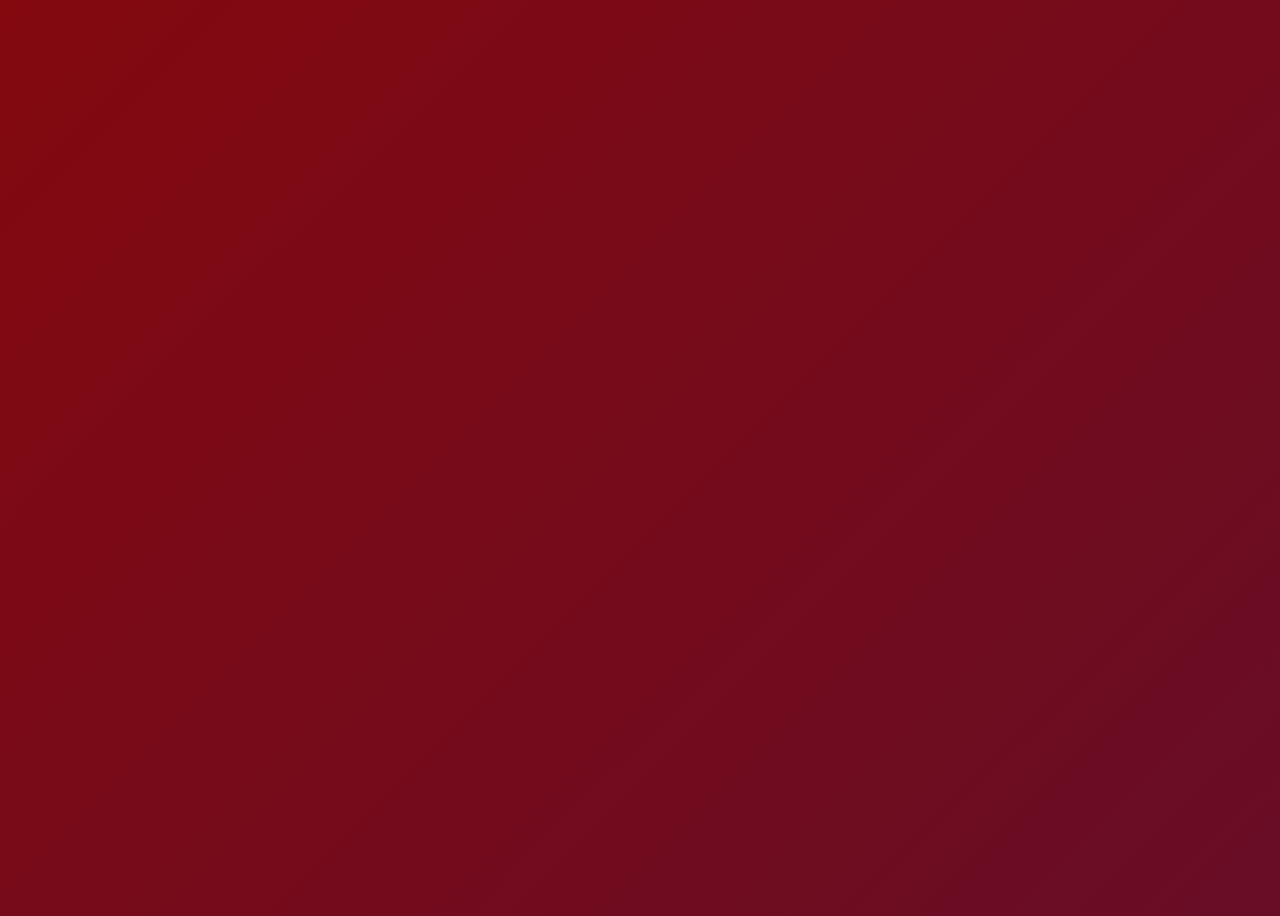
<file: pedro18/index.html>
<!DOCTYPE html>
<html lang="pt-br">
<head>
    <meta charset="UTF-8">
    <meta name="viewport" content="width=device-width, initial-scale=1.0">
    <title>Nós</title>
    <link rel="stylesheet" href="style.css">
</head>
<body>
    <div class="heart-animation">
        <svg class="heart-svg" viewBox="0 0 512 512">
            <path d="M471.7 73.7c-54.5-46.4-136-38.3-186.4 13.7L256 116.3l-29.3-28.9C176.3 35.4 94.8 27.3 40.3 73.7c-62.2 53-66.1 149.8-8.8 207.5l192.2 193.3c10.5 10.5 24.3 15.8 38.1 15.8s27.6-5.3 38.1-15.8L480.5 281.2c57.3-57.7 53.4-154.5-8.8-207.5z"
            fill="none" stroke="rgb(196,31,31)" stroke-width="8"/>
        </svg>
    </div>

    <div class="container hidden">
        <h1>Seja bem vindo, meu amor</h1>
        <p>Este espaço foi feito com todo meu carinho para ti, espero que goste e aproveite - e que também ignore algum erro, você sabe que não sou a melhor nisso, mas por ti vale a pena arriscar 💖</p>
        <a href="pergunta.html"><button class="enter-btn">Entrar</button></a>
    </div>

    <script>
        // Mostra o conteúdo após a animação
        window.addEventListener('load', () => {
            setTimeout(() => {
                document.querySelector('.heart-animation').style.opacity = '0';
                document.querySelector('.container').classList.remove('hidden');
            }, 3500);
        });
    </script>
</body>
</html>
</file>
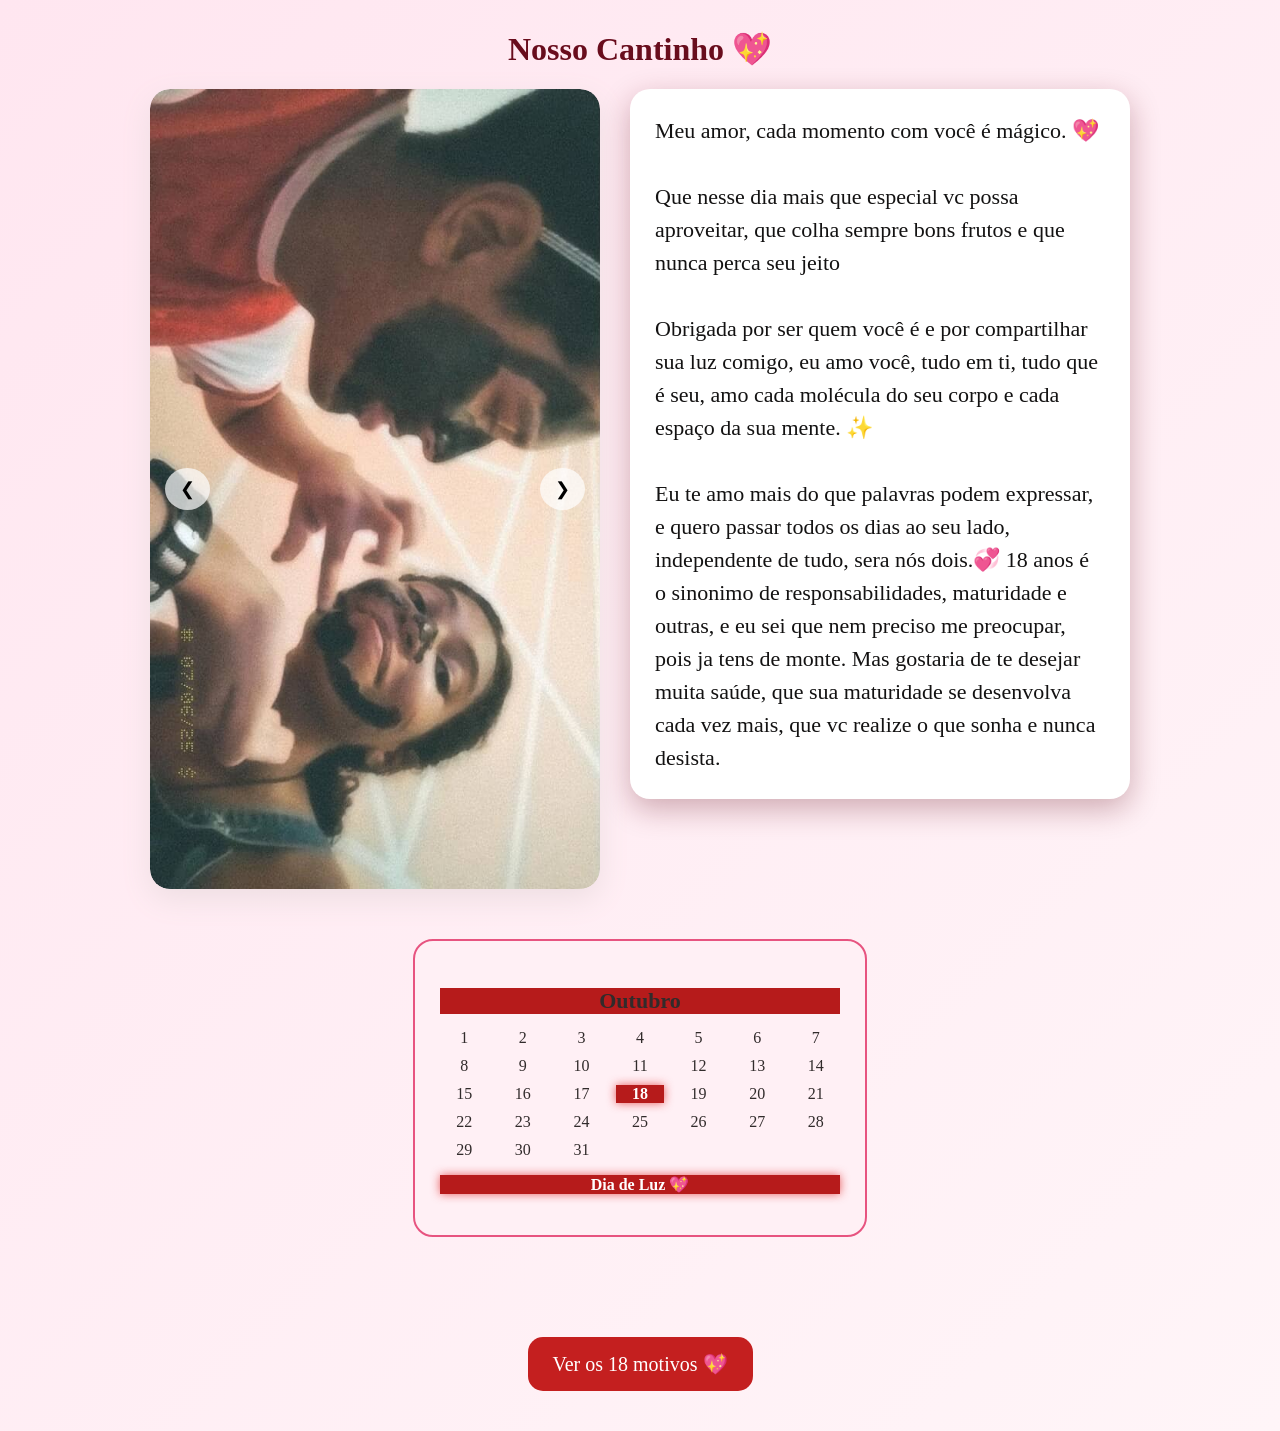
<file: pedro18/declaracao.html>
<!DOCTYPE html>
<html lang="pt-br">
<head>
  <meta charset="UTF-8">
  <meta name="viewport" content="width=device-width, initial-scale=1.0">
  <title>Simplesmente lar 🏡</title>
  <link href="https://fonts.googleapis.com/css2?family=Dancing+Script&display=swap" rel="stylesheet">
  <style>
    
    body {
      font-family: 'Comic Sans MS', cursive;
      background: linear-gradient(135deg, #ffe6f0, #fff5f8);
      margin: 0;
      padding: 0;
      color: #312b2b;
    }

    h1 {
      text-align: center;
      margin-top: 30px;
      color: rgb(105, 13, 29)
    }

  
    .main-container {
      max-width: 1000px;
      margin: 20px auto;
      display: flex;
      justify-content: center;
      align-items: flex-start;
      flex-wrap: wrap;
      gap: 30px;
    }

    /* ===== Carrossel ===== */
    .carousel {
      flex: 1 1 400px;
      position: relative;
      overflow: hidden;
      border-radius: 20px;
      box-shadow: 0 10px 30px rgb(238, 222, 226);
      max-width: 450px;
    }

    .carousel img {
      width: 100%;
      display: none;
      border-radius: 20px;
    }

    .carousel img.active {
      display: block;
    }

    .carousel button {
      position: absolute;
      top: 50%;
      transform: translateY(-50%);
      background-color: rgba(255,255,255,0.7);
      border: none;
      padding: 10px 15px;
      cursor: pointer;
      border-radius: 50%;
      font-size: 18px;
      transition: 0.3s;
    }

    .carousel button:hover {
      background-color: rgb(104, 13, 38);
      color: white;
    }

    .prev { left: 15px; }
    .next { right: 15px; }

    /* ===== Declaração ===== */
    .declaracao-container {
      flex: 1 1 400px;
      max-width: 450px;
      background: white;
      padding: 25px;
      border-radius: 20px;
      box-shadow: 0 10px 30px rgba(97, 9, 22, 0.3);
      overflow: visible; /* permite que o texto se ajuste sem rolagem */
      max-height: none;
    }

    .declaracao {
      font-size: 22px;
      color: rgb(19, 18, 18);
      line-height: 1.5;
    }

    /* ===== Calendário ===== */
    .calendar-wrapper {
      display: flex;
      justify-content: center;
      margin-top: 50px;
      margin-bottom: 60px;
    }

    .calendar {
      width: 95%;
      max-width: 400px;
      border: 2px solid #e75480;
      border-radius: 20px;
      padding: 25px;
      background: #fff0f5;
      text-align: center;
    }

    .calendar h3 {
      margin-bottom: 15px;
       background-color:   #b61b1b;
      font-size: 22px;
    }

    .calendar-days {
      display: grid;
      grid-template-columns: repeat(7, 1fr);
      gap: 10px;
    }

    .day {
      padding: 15px 0;
      border-radius: 50%;
      font-size: 18px;
    }

    .highlight {
      background-color: #b61b1b;
      color: white;
      font-weight: bold;
      box-shadow: 0 0 10px rgba(221, 27, 27, 0.7);
    }

    /* ===== Botão para 18 motivos ===== */
    .btn {
      display: inline-block;
      padding: 15px 25px;
      background-color: rgb(196,31,31);
      color: white;
      font-family: "Comic Sans MS", cursive;
      font-size: 20px;
      border-radius: 15px;
      text-decoration: none;
      transition: 0.3s;
      margin: 40px auto;
    }

    .btn:hover {
      background-color: #e75480;
    }

    /* ===== Mensagem final ===== */
    .final-message {
      margin: 40px auto;
      text-align: center;
      font-size: 24px;
      color: #e75480;
      line-height: 1.4;
    }

    /* ===== Responsivo ===== */
    @media (max-width: 900px) {
      .main-container {
        flex-direction: column;
        align-items: center;
      }

      .declaracao-container {
        max-height: none;
      }
    }
  </style>
</head>
<body>
  <h1>Nosso Cantinho 💖</h1>

  <!-- Container principal -->
  <div class="main-container">
    <!-- Carrossel -->
    <div class="carousel">
      <img src="foto1.jpg" class="active" alt="Foto 1">
      <img src="foto2.jpg" alt="Foto 2">
      <img src="foto3.jpg" alt="Foto 3">
      <button class="prev">&#10094;</button>
      <button class="next">&#10095;</button>
    </div>

    <!-- Declaração -->
    <div class="declaracao-container">
      <div class="declaracao">
        Meu amor, cada momento com você é mágico. 💖<br><br>
        Que nesse dia mais que especial vc possa aproveitar, que colha sempre bons frutos e que nunca perca seu jeito<br><br>
        Obrigada por ser quem você é e por compartilhar sua luz comigo, eu amo você, tudo em ti, tudo que é seu, amo cada molécula do seu corpo e cada espaço da sua mente. ✨<br><br>
        Eu te amo mais do que palavras podem expressar, e quero passar todos os dias ao seu lado, independente de tudo, sera nós dois.💞
        18 anos é o sinonimo de responsabilidades, maturidade e outras, e eu sei que nem preciso me preocupar, pois ja tens de monte. Mas gostaria de te desejar muita saúde, que sua maturidade se desenvolva cada vez mais, que vc realize o que sonha e nunca desista.
      </div>
    </div>
  </div>

  <!-- Calendário -->
  <div class="calendar-wrapper">
    <div class="calendar">
      <h3>Outubro </h3>
      <div class="calendar-days">
        <div>1</div><div>2</div><div>3</div><div>4</div><div>5</div><div>6</div><div>7</div>
        <div>8</div><div>9</div><div>10</div><div>11</div><div>12</div><div>13</div><div>14</div>
        <div>15</div><div>16</div><div>17</div><div class="highlight">18</div><div>19</div><div>20</div><div>21</div>
        <div>22</div><div>23</div><div>24</div><div>25</div><div>26</div><div>27</div><div>28</div>
        <div>29</div><div>30</div><div>31</div>
      </div>
      <p class="highlight">Dia de Luz 💖</p>
    </div>
  </div>

  <!-- Botão para página 18 motivos -->
  <div style="text-align: center;">
    <a href="18anos.html" class="btn">Ver os 18 motivos 💖</a>
  </div>

  <audio id="musicaFinal" loop>
    <source src="musica-final.mp3" type="audio/mpeg">
    Seu navegador não suporta áudio.
  </audio>

  <!-- Scripts -->
  <script>
    // Carrossel
    const images = document.querySelectorAll('.carousel img');
    const prev = document.querySelector('.prev');
    const next = document.querySelector('.next');
    let current = 0;

    function showImage(index) {
      images.forEach((img, i) => img.classList.remove('active'));
      images[index].classList.add('active');
    }

    prev.addEventListener('click', () => {
      current = (current - 1 + images.length) % images.length;
      showImage(current);
    });

    next.addEventListener('click', () => {
      current = (current + 1) % images.length;
      showImage(current);
    });

    // Música inicia no primeiro clique
    window.addEventListener('click', () => {
      const musica = document.getElementById('musicaFinal');
      musica.volume = 0.5;
      musica.play();
    });
  </script>
</body>
</html>
</file>
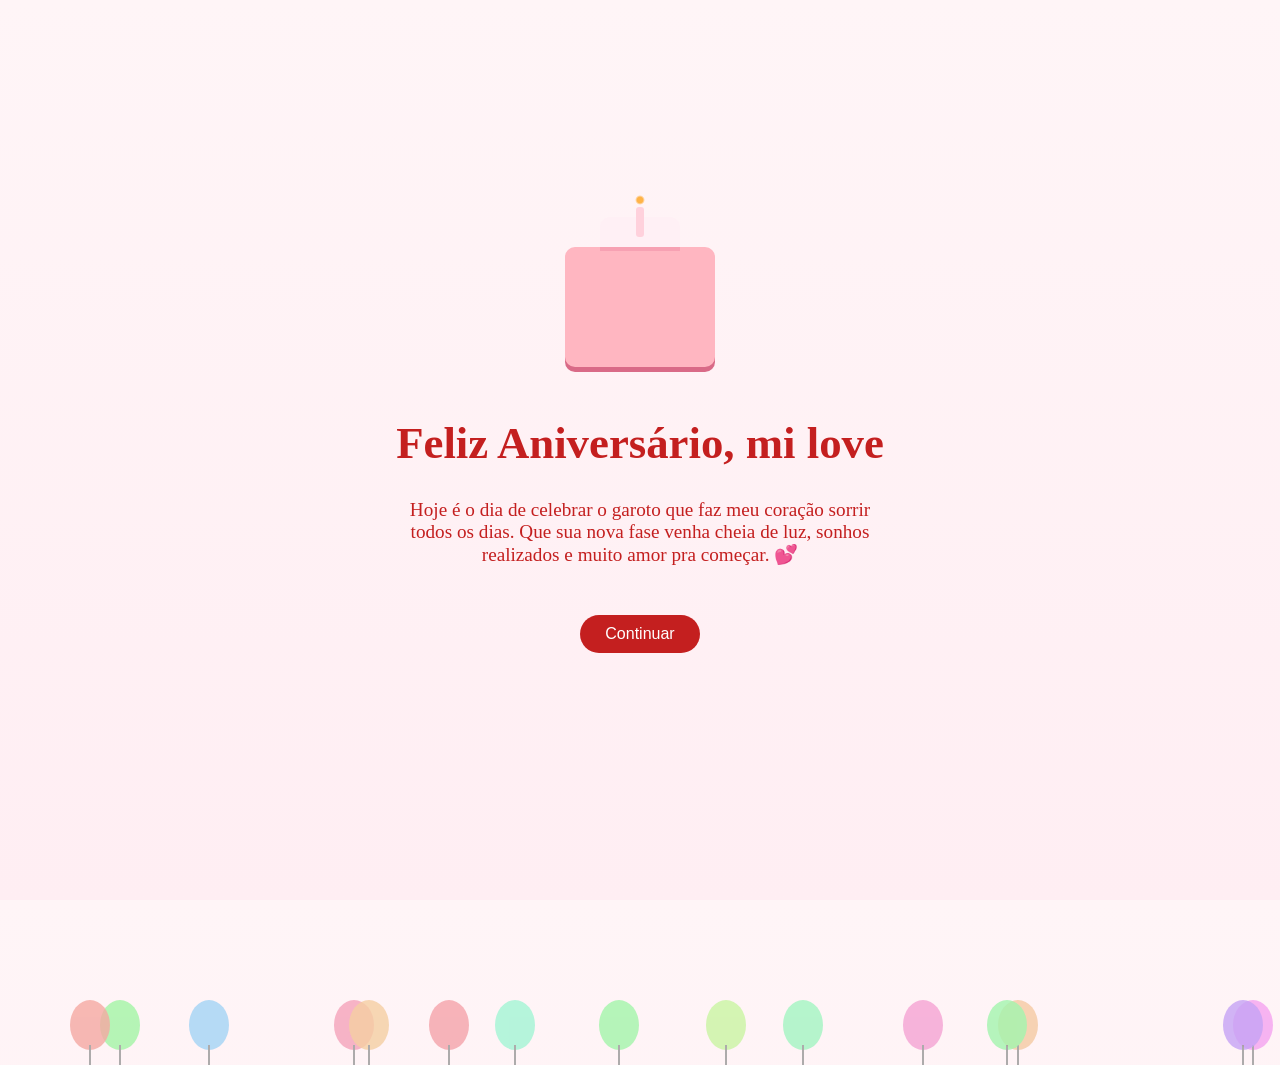
<file: pedro18/parabens.html>
<!DOCTYPE html>
<html lang="pt-br">
<head>
  <meta charset="UTF-8" />
  <meta name="viewport" content="width=device-width, initial-scale=1.0" />
  <title>Feliz Aniversário 💕</title>
  <style>
    body {
      background: linear-gradient(180deg, #fff5f7, #ffeef3);
      font-family: 'Comic Sans MS', cursive;
      display: flex;
      flex-direction: column;
      align-items: center;
      justify-content: center;
      height: 100vh;
      margin: 0;
      overflow: hidden;
      color: rgb(196, 31, 31);
    }

    h1 {
      font-size: 2.8rem;
      text-align: center;
      margin-bottom: 10px;
      animation: fadeIn 2s ease-in-out;
    }

    p {
      font-size: 1.2rem;
      text-align: center;
      max-width: 500px;
      animation: fadeIn 3s ease-in-out;
    }

    /* Botão */
    .continue-btn {
      margin-top: 30px;
      background-color: rgb(196, 31, 31);
      color: white;
      border: none;
      padding: 10px 25px;
      border-radius: 20px;
      font-size: 16px;
      cursor: pointer;
      transition: 0.3s;
      animation: fadeIn 4s ease-in-out;
    }

    .continue-btn:hover {
      background-color: #ff7ea8;
      transform: scale(1.05);
    }

    /* Bolo animado */
    .cake {
      position: relative;
      width: 150px;
      height: 120px;
      background: #ffb6c1;
      border-radius: 10px;
      box-shadow: 0 5px 0 #d96a87;
      margin-bottom: 20px;
      animation: bounce 2s infinite ease-in-out;
    }

    .cake::before {
      content: "";
      position: absolute;
      top: -30px;
      left: 50%;
      transform: translateX(-50%);
      width: 80px;
      height: 30px;
      background: #fff0f5;
      border-radius: 10px 10px 0 0;
      box-shadow: 0 4px 0 #f7a1b3;
    }

    /* Velinhas */
    .candle {
      position: absolute;
      top: -40px;
      width: 8px;
      height: 30px;
      background: #ffd1dc;
      border-radius: 3px;
      left: 50%;
      transform: translateX(-50%);
    }

    .flame {
      position: absolute;
      top: -12px;
      left: 50%;
      transform: translateX(-50%);
      width: 10px;
      height: 10px;
      background: radial-gradient(circle, #ffb347 40%, transparent 70%);
      border-radius: 50%;
      animation: flicker 0.2s infinite alternate;
    }

    /* Balões animados */
    .balloon {
      position: absolute;
      bottom: -150px;
      width: 40px;
      height: 50px;
      background: pink;
      border-radius: 50% 50% 50% 50%;
      animation: floatUp 6s ease-in infinite;
      opacity: 0.8;
    }

    .balloon::after {
      content: "";
      position: absolute;
      bottom: -15px;
      left: 50%;
      transform: translateX(-50%);
      width: 2px;
      height: 20px;
      background: #999;
    }

    @keyframes floatUp {
      0% { transform: translateY(0); opacity: 0.9; }
      100% { transform: translateY(-120vh); opacity: 0; }
    }

    @keyframes flicker {
      0% { transform: translateX(-50%) scale(1); opacity: 1; }
      100% { transform: translateX(-50%) scale(1.2); opacity: 0.8; }
    }

    @keyframes bounce {
      0%, 100% { transform: translateY(0); }
      50% { transform: translateY(-5px); }
    }

    @keyframes fadeIn {
      from { opacity: 0; transform: translateY(20px); }
      to { opacity: 1; transform: translateY(0); }
    }
  </style>
</head>
<body>
  <div class="cake">
    <div class="candle">
      <div class="flame"></div>
    </div>
  </div>

  <h1>Feliz Aniversário, mi love </h1>
  <p>Hoje é o dia de celebrar o garoto que faz meu coração sorrir todos os dias.  
  Que sua nova fase venha cheia de luz, sonhos realizados e muito amor pra começar. 💕</p>

  <a href="declaracao.html">
    <button class="continue-btn">Continuar</button>
  </a>

  <script>
    // Geração de balões
    for (let i = 0; i < 15; i++) {
      const balloon = document.createElement("div");
      balloon.classList.add("balloon");
      balloon.style.left = Math.random() * 100 + "vw";
      balloon.style.background = `hsl(${Math.random() * 360}, 80%, 80%)`;
      balloon.style.animationDuration = 5 + Math.random() * 4 + "s";
      document.body.appendChild(balloon);
    }
  </script>
</body>
</html>
</file>
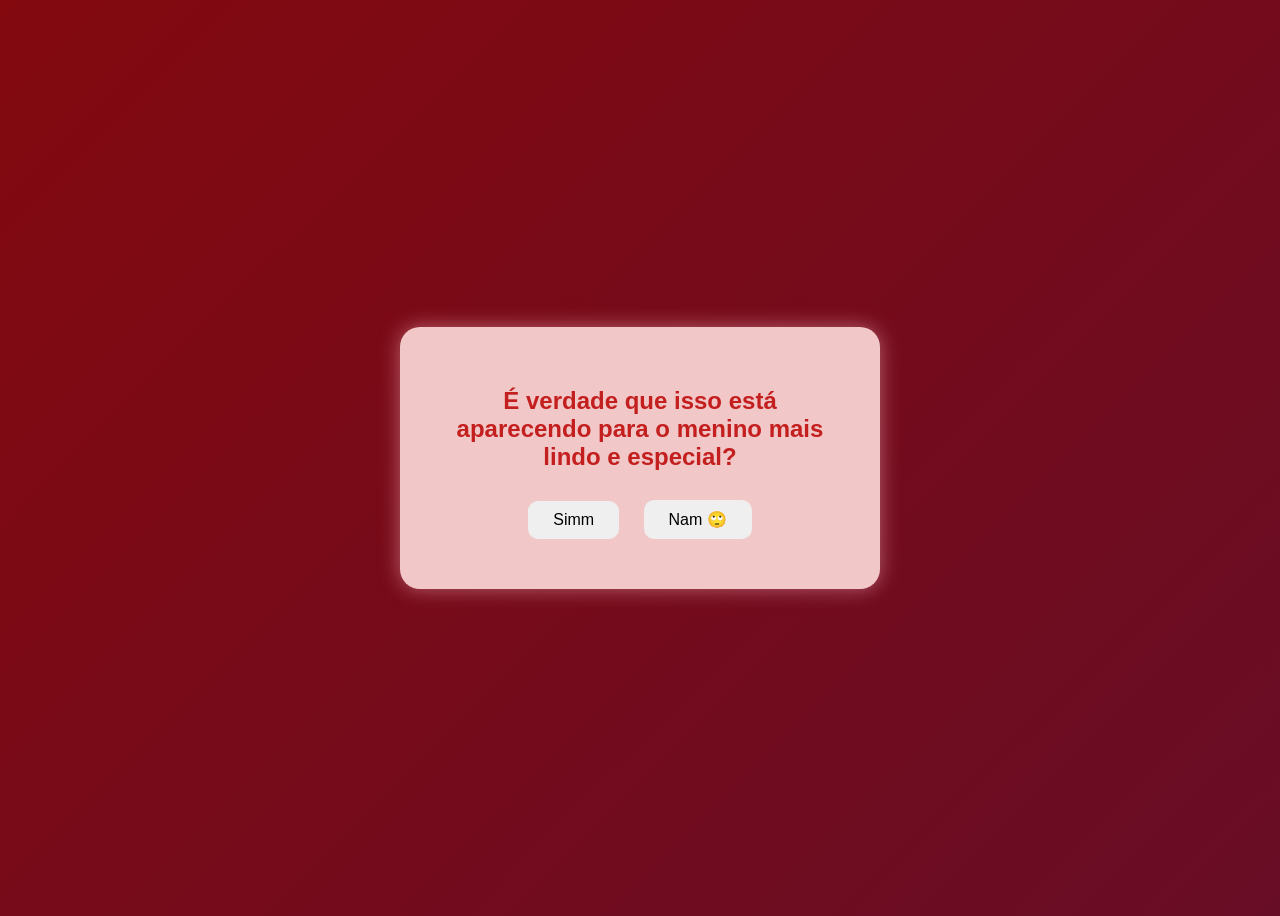
<file: pedro18/pergunta.html>
<!DOCTYPE html>
<html lang="pt-br">
<head>
    <meta charset="UTF-8">
    <meta name="viewport" content="width=device-width, initial-scale=1.0">
    <title>Quero saber</title>
    <link rel="stylesheet" href="style.css">
</head>
<body>
    <div class="container">
        <h2>É verdade que isso está aparecendo para o menino mais lindo e especial? </h2>
        <div class="buttons">
            <button id="yesBtn">Simm</button>
            <button id="noBtn">Nam 🙄</button>
        </div>
    </div>

    <script>
        const yesBtn = document.getElementById("yesBtn");
        const noBtn = document.getElementById("noBtn");

        yesBtn.addEventListener("click", () => {
            window.location.href = "parabens.html"; // leva pra página da celebração
        });

        noBtn.addEventListener("mouseover", () => {
            const randomX = Math.random() * window.innerWidth * 0.6;
            const randomY = Math.random() * window.innerHeight * 0.6;
            noBtn.style.position = "absolute";
            noBtn.style.left = `${randomX}px`;
            noBtn.style.top = `${randomY}px`;
        });
    </script>
</body>
</html>
</file>
<file: pedro18/style.css>
body {
    background: linear-gradient(135deg, #83090f, rgb(104, 13, 38));
    font-family: 'Comic Sans MS', sans-serif;
    text-align: center;
    color: #000000;
    height: 100vh;
    display: flex;
    justify-content: center;
    align-items: center;
    overflow: hidden;
}

/* Animação do coração */
.heart-animation {
    position: absolute;
    top: 50%;
    left: 50%;
    transform: translate(-50%, -50%);
    animation: fadeOut 1s ease-in-out 3s forwards;
}

.heart-svg {
    width: 180px;
    height: 180px;
    stroke-dasharray: 1500;
    stroke-dashoffset: 1500;
    animation: drawHeart 3s ease forwards;
}

@keyframes drawHeart {
    to {
        stroke-dashoffset: 0;
    }
}

@keyframes fadeOut {
    to {
        opacity: 0;
    }
}

/* Container principal */
.container {
    background: rgb(241, 199, 199);
    padding: 40px;
    border-radius: 20px;
    box-shadow: 0 0 20px rgba(255, 182, 193, 0.5);
    width: 90%;
    max-width: 400px;
    z-index: 10;
    transition: opacity 1s ease-in-out;
}

.hidden {
    opacity: 0;
    pointer-events: none;
}

/* Títulos e botões */
h1, h2 {
    color: rgb(196, 31, 31);
}

button {
    padding: 10px 25px;
    border: none;
    border-radius: 10px;
    cursor: pointer;
    font-size: 16px;
    margin: 10px;
    transition: 0.3s;
}

.enter-btn {
    background-color: #f5eaef;
    color: rgb(14, 13, 13);
}

.enter-btn:hover {
    background-color: #f5d1e2;
}
</file>
